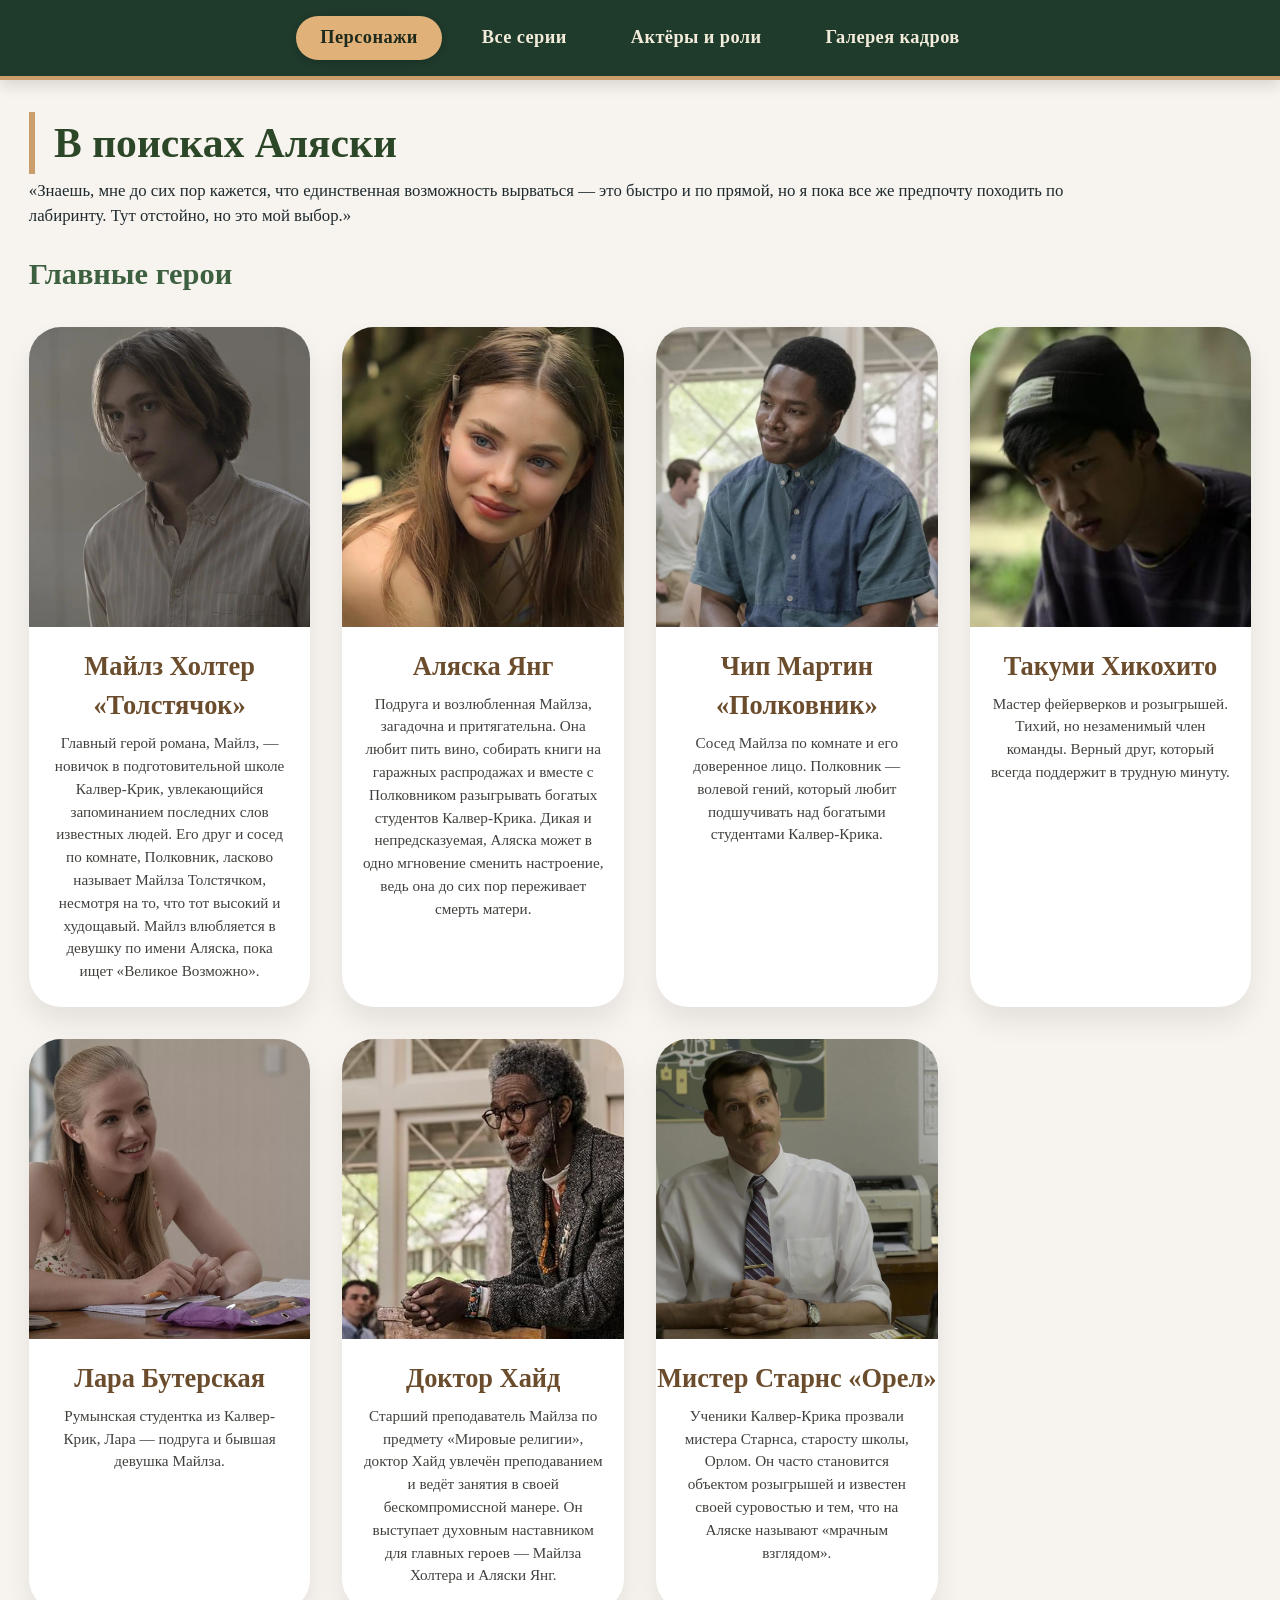
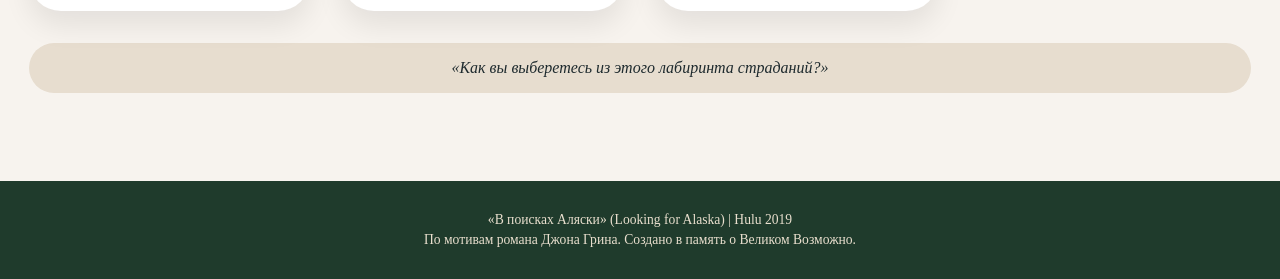
<file: index.html>
<!DOCTYPE html>
<html lang="ru">
<head>
    <meta charset="UTF-8">
    <meta name="viewport" content="width=device-width, initial-scale=1.0, user-scalable=yes">
    <title>В поисках Аляски | Персонажи</title>
    <link rel="stylesheet" href="style.css">
</head>
<body>

<nav class="navbar">
    <a href="index.html" class="nav-btn active">Персонажи</a>
    <a href="episodes.html" class="nav-btn">Все серии</a>
    <a href="cast.html" class="nav-btn">Актёры и роли</a>
    <a href="gallery.html" class="nav-btn">Галерея кадров</a>
</nav>

<div class="page-container">
    <h1>В поисках Аляски</h1>
    <p style="margin-bottom: 1rem; font-size: 1.05rem; max-width: 85%;">«Знаешь, мне до сих пор кажется, что единственная возможность вырваться — это быстро и по прямой, но я пока все же предпочту походить по лабиринту. Тут отстойно, но это мой выбор.»</p>
    <h2>Главные герои</h2>
    <div class="characters-grid">
        <div class="character-card">
            <img class="character-img" src="images/miles.jpg" alt="Майлз Халтер">
            <h3>Майлз Холтер «Толстячок»</h3>
            <div class="character-desc">Главный герой романа, Майлз, — новичок в подготовительной школе Калвер-Крик, увлекающийся запоминанием последних слов известных людей. Его друг и сосед по комнате, Полковник, ласково называет Майлза Толстячком, несмотря на то, что тот высокий и худощавый. Майлз влюбляется в девушку по имени Аляска, пока ищет «Великое Возможно».</div>
        </div>
        <div class="character-card">
            <img class="character-img" src="images/alaska.jpg" alt="Аляска Янг">
            <h3>Аляска Янг</h3>
            <div class="character-desc">Подруга и возлюбленная Майлза, загадочна и притягательна. Она любит пить вино, собирать книги на гаражных распродажах и вместе с Полковником разыгрывать богатых студентов Калвер-Крика. Дикая и непредсказуемая, Аляска может в одно мгновение сменить настроение, ведь она до сих пор переживает смерть матери.</div>
        </div>
        <div class="character-card">
            <img class="character-img" src="images/chip.jpg" alt="Чип Мартин">
            <h3>Чип Мартин «Полковник»</h3>
            <div class="character-desc">Сосед Майлза по комнате и его доверенное лицо. Полковник — волевой гений, который любит подшучивать над богатыми студентами Калвер-Крика.</div>
        </div>
        <div class="character-card">
            <img class="character-img" src="images/takumi.jpg" alt="Такуми">
            <h3>Такуми Хикохито</h3>
            <div class="character-desc">Мастер фейерверков и розыгрышей. Тихий, но незаменимый член команды. Верный друг, который всегда поддержит в трудную минуту.</div>
        </div>
        <div class="character-card">
            <img class="character-img" src="images/lara.jpg" alt="Лара">
            <h3>Лара Бутерская</h3>
            <div class="character-desc">Румынская студентка из Калвер-Крик, Лара — подруга и бывшая девушка Майлза.</div>
        </div>
        <div class="character-card">
            <img class="character-img" src="images/hide.jpg" alt="Хайд">
            <h3>Доктор Хайд</h3>
            <div class="character-desc">Старший преподаватель Майлза по предмету «Мировые религии», доктор Хайд увлечён преподаванием и ведёт занятия в своей бескомпромиссной манере. Он выступает духовным наставником для главных героев — Майлза Холтера и Аляски Янг.</div>
        </div>
        <div class="character-card">
            <img class="character-img" src="images/stasns.jpg" alt="Орел">
            <h3>Мистер Старнс «Орел»</h3>
            <div class="character-desc">Ученики Калвер-Крика прозвали мистера Старнса, старосту школы, Орлом. Он часто становится объектом розыгрышей и известен своей суровостью и тем, что на Аляске называют «мрачным взглядом».</div>
        </div>
    </div>
    <div style="margin-top: 2rem; background: #e7ddcf; border-radius: 48px; padding: 0.8rem 1.4rem; text-align: center; font-style: italic;">
        «Как вы выберетесь из этого лабиринта страданий?»
    </div>
</div>

<footer class="footer">
    <p>«В поисках Аляски» (Looking for Alaska) | Hulu 2019</p>
    <p>По мотивам романа Джона Грина. Создано в память о Великом Возможно.</p>
</footer>

</body>
</html>
</file>
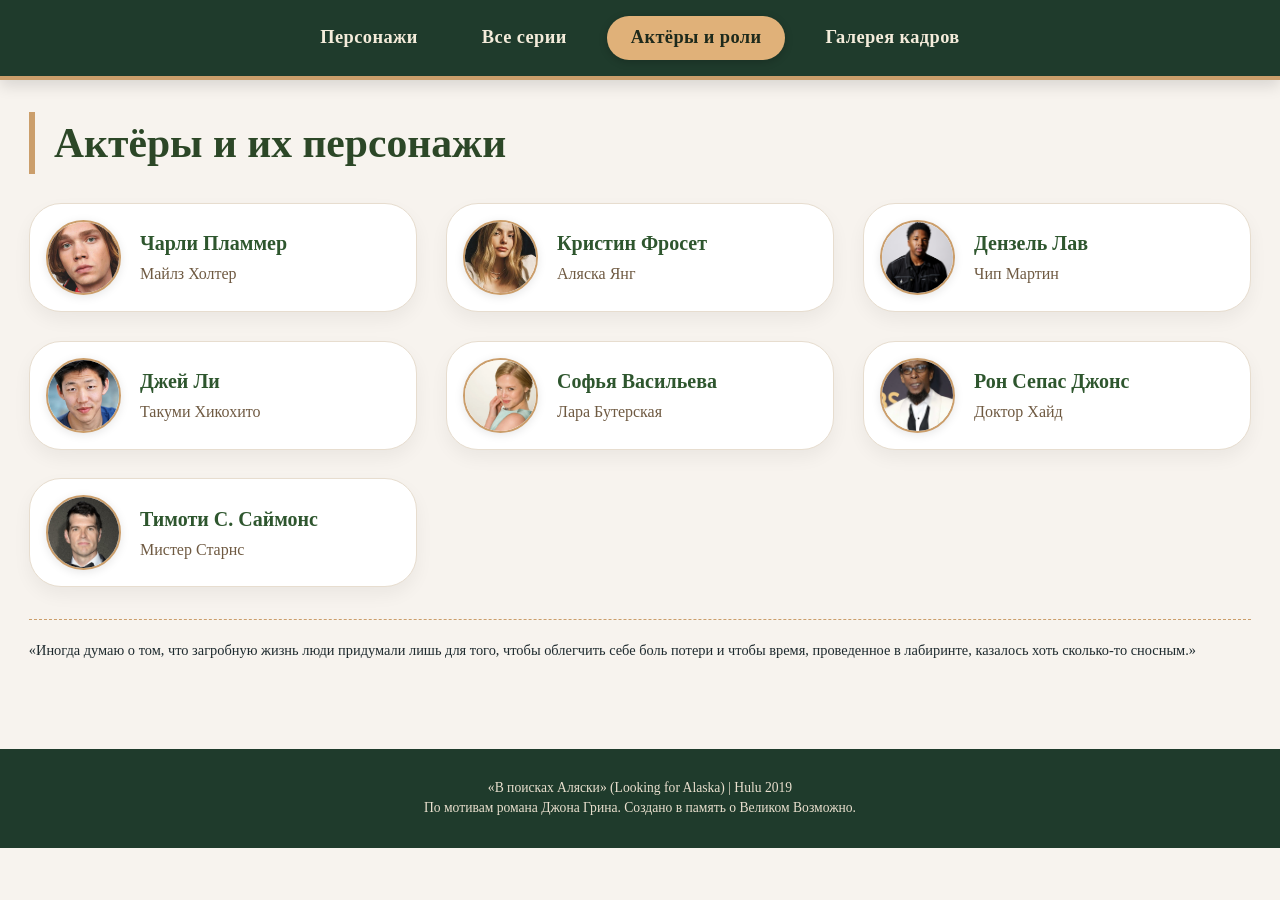
<file: cast.html>
<!DOCTYPE html>
<html lang="ru">
<head>
    <meta charset="UTF-8">
    <meta name="viewport" content="width=device-width, initial-scale=1.0, user-scalable=yes">
    <title>В поисках Аляски | Актёры и роли</title>
    <link rel="stylesheet" href="style.css">
</head>
<body>

<nav class="navbar">
    <a href="index.html" class="nav-btn">Персонажи</a>
    <a href="episodes.html" class="nav-btn">Все серии</a>
    <a href="cast.html" class="nav-btn active">Актёры и роли</a>
    <a href="gallery.html" class="nav-btn">Галерея кадров</a>
</nav>

<div class="page-container">
    <h1>Актёры и их персонажи</h1>
    <div class="cast-grid">
        <div class="cast-card">
            <img class="cast-photo" src="images/charlie.jpg" alt="Чарли Пламмер">
            <div class="cast-info"><strong>Чарли Пламмер</strong><p>Майлз Холтер</p></div>
        </div>
        <div class="cast-card">
            <img class="cast-photo" src="images/kristine.jpg" alt="Кристин Фросет">
            <div class="cast-info"><strong>Кристин Фросет</strong><p>Аляска Янг</p></div>
        </div>
        <div class="cast-card">
            <img class="cast-photo" src="images/denzel.jpg" alt="Дензель Лав">
            <div class="cast-info"><strong>Дензель Лав</strong><p>Чип Мартин</p></div>
        </div>
        <div class="cast-card">
            <img class="cast-photo" src="images/jay.jpg" alt="Джей Ли">
            <div class="cast-info"><strong>Джей Ли</strong><p>Такуми Хикохито</p></div>
        </div>
        <div class="cast-card">
            <img class="cast-photo" src="images/sofia.jpg" alt="Софья Васильева">
            <div class="cast-info"><strong>Софья Васильева</strong><p>Лара Бутерская</p></div>
        </div>
        <div class="cast-card">
            <img class="cast-photo" src="images/ron.jpg" alt="Рон Сепас Джонс">
            <div class="cast-info"><strong>Рон Сепас Джонс</strong><p>Доктор Хайд</p></div>
        </div>
        <div class="cast-card">
            <img class="cast-photo" src="images/timothy.jpg" alt="Тимоти С. Саймонс">
            <div class="cast-info"><strong>Тимоти С. Саймонс</strong><p>Мистер Старнс</p></div>
        </div>
    </div>
    <div style="margin-top: 2rem; border-top: 1px dashed #cb9e6b; padding-top: 1.2rem; font-size: 0.9rem;">
        <p>«Иногда думаю о том, что загробную жизнь люди придумали лишь для того, чтобы облегчить себе боль потери и чтобы время, проведенное в лабиринте, казалось хоть сколько-то сносным.»</p>
    </div>
</div>

<footer class="footer">
    <p>«В поисках Аляски» (Looking for Alaska) | Hulu 2019</p>
    <p>По мотивам романа Джона Грина. Создано в память о Великом Возможно.</p>
</footer>

</body>
</html>
</file>
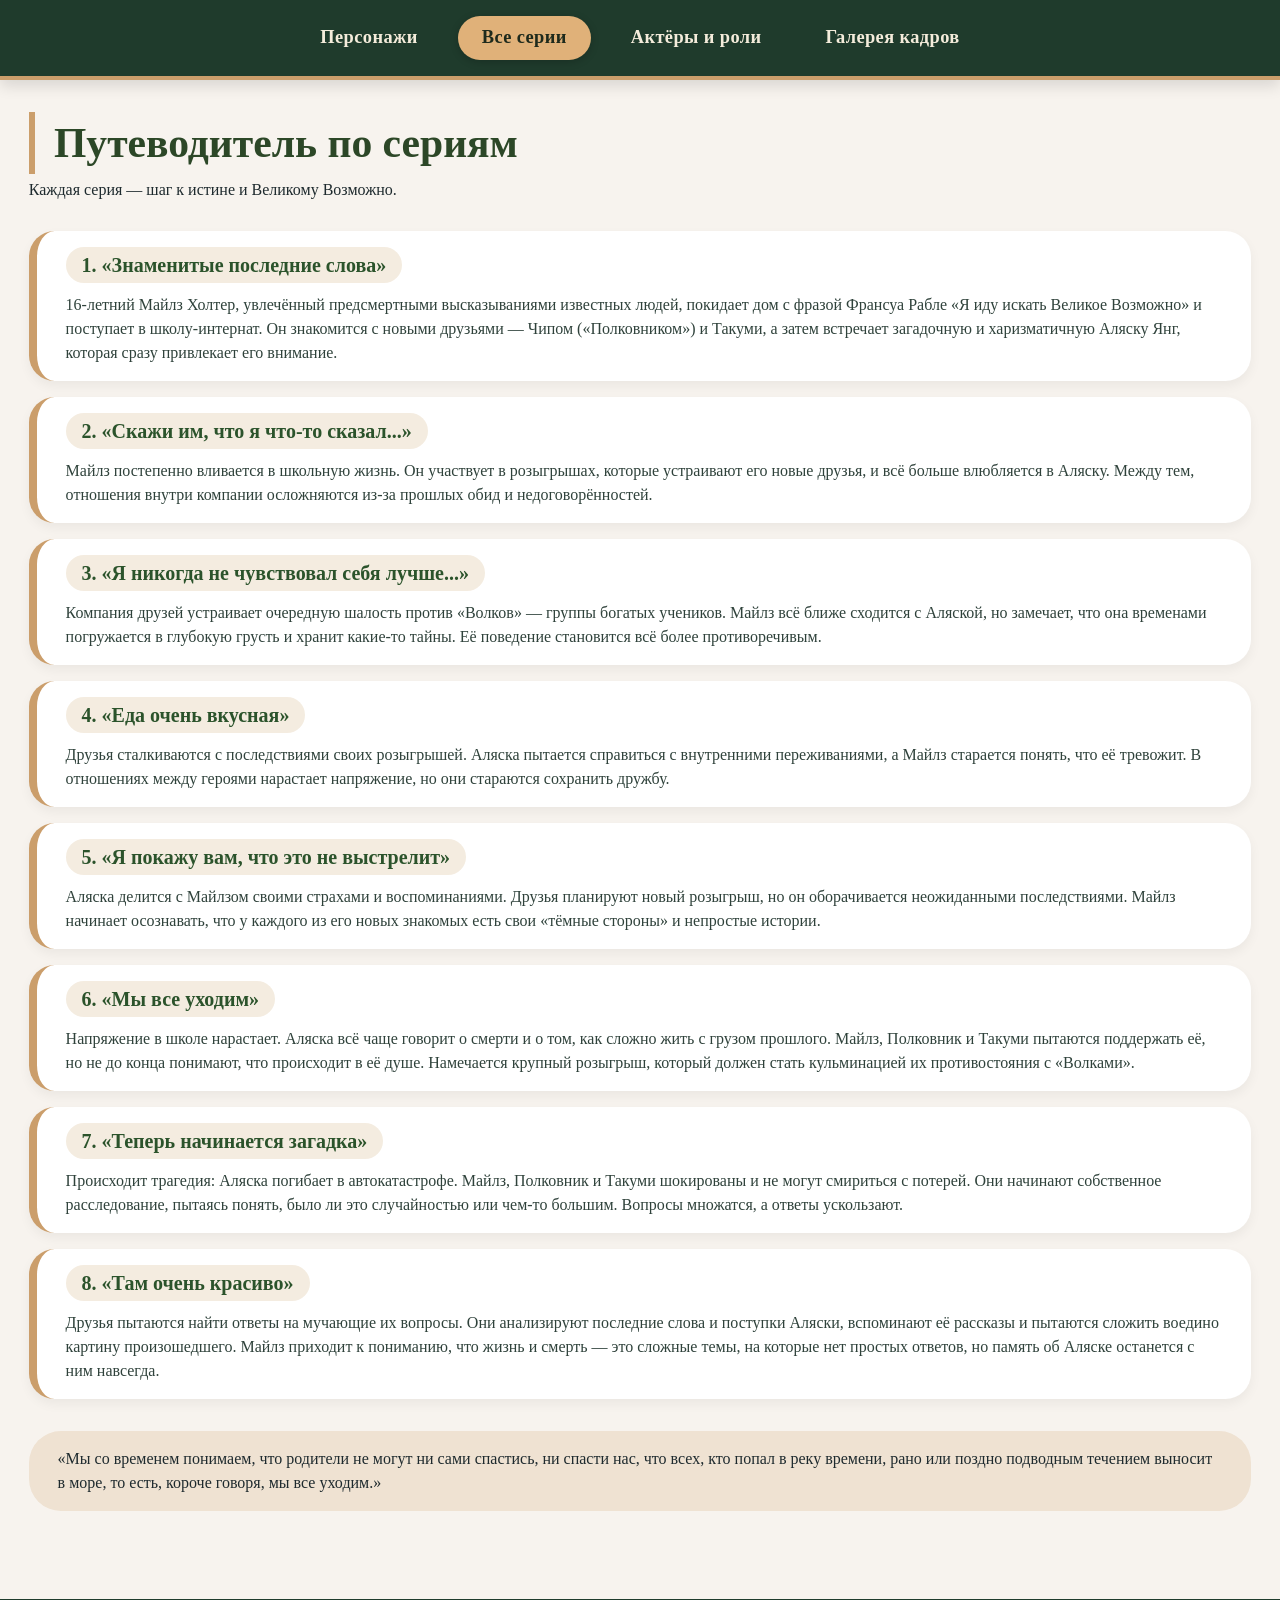
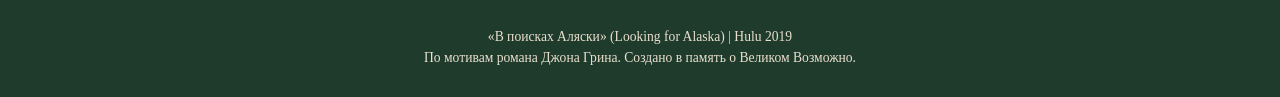
<file: episodes.html>
<!DOCTYPE html>
<html lang="ru">
<head>
    <meta charset="UTF-8">
    <meta name="viewport" content="width=device-width, initial-scale=1.0, user-scalable=yes">
    <title>В поисках Аляски | Все серии</title>
    <link rel="stylesheet" href="style.css">
</head>
<body>

<nav class="navbar">
    <a href="index.html" class="nav-btn">Персонажи</a>
    <a href="episodes.html" class="nav-btn active">Все серии</a>
    <a href="cast.html" class="nav-btn">Актёры и роли</a>
    <a href="gallery.html" class="nav-btn">Галерея кадров</a>
</nav>

<div class="page-container">
    <h1>Путеводитель по сериям</h1>
    <p>Каждая серия — шаг к истине и Великому Возможно.</p>
    <div class="episodes-list">
        <div class="episode-item"><span class="episode-title">1. «Знаменитые последние слова»</span><div class="episode-desc">16‑летний Майлз Холтер, увлечённый предсмертными высказываниями известных людей, покидает дом с фразой Франсуа Рабле «Я иду искать Великое Возможно» и поступает в школу‑интернат. Он знакомится с новыми друзьями — Чипом («Полковником») и Такуми, а затем встречает загадочную и харизматичную Аляску Янг, которая сразу привлекает его внимание.</div></div>
        <div class="episode-item"><span class="episode-title">2. «Скажи им, что я что-то сказал...»</span><div class="episode-desc">Майлз постепенно вливается в школьную жизнь. Он участвует в розыгрышах, которые устраивают его новые друзья, и всё больше влюбляется в Аляску. Между тем, отношения внутри компании осложняются из‑за прошлых обид и недоговорённостей.</div></div>
        <div class="episode-item"><span class="episode-title">3. «Я никогда не чувствовал себя лучше...»</span><div class="episode-desc">Компания друзей устраивает очередную шалость против «Волков» — группы богатых учеников. Майлз всё ближе сходится с Аляской, но замечает, что она временами погружается в глубокую грусть и хранит какие‑то тайны. Её поведение становится всё более противоречивым.</div></div>
        <div class="episode-item"><span class="episode-title">4. «Еда очень вкусная»</span><div class="episode-desc">Друзья сталкиваются с последствиями своих розыгрышей. Аляска пытается справиться с внутренними переживаниями, а Майлз старается понять, что её тревожит. В отношениях между героями нарастает напряжение, но они стараются сохранить дружбу.</div></div>
        <div class="episode-item"><span class="episode-title">5. «Я покажу вам, что это не выстрелит»</span><div class="episode-desc">Аляска делится с Майлзом своими страхами и воспоминаниями. Друзья планируют новый розыгрыш, но он оборачивается неожиданными последствиями. Майлз начинает осознавать, что у каждого из его новых знакомых есть свои «тёмные стороны» и непростые истории.</div></div>
        <div class="episode-item"><span class="episode-title">6. «Мы все уходим»</span><div class="episode-desc">Напряжение в школе нарастает. Аляска всё чаще говорит о смерти и о том, как сложно жить с грузом прошлого. Майлз, Полковник и Такуми пытаются поддержать её, но не до конца понимают, что происходит в её душе. Намечается крупный розыгрыш, который должен стать кульминацией их противостояния с «Волками».</div></div>
        <div class="episode-item"><span class="episode-title">7. «Теперь начинается загадка»</span><div class="episode-desc">Происходит трагедия: Аляска погибает в автокатастрофе. Майлз, Полковник и Такуми шокированы и не могут смириться с потерей. Они начинают собственное расследование, пытаясь понять, было ли это случайностью или чем‑то большим. Вопросы множатся, а ответы ускользают.</div></div>
        <div class="episode-item"><span class="episode-title">8. «Там очень красиво»</span><div class="episode-desc">Друзья пытаются найти ответы на мучающие их вопросы. Они анализируют последние слова и поступки Аляски, вспоминают её рассказы и пытаются сложить воедино картину произошедшего. Майлз приходит к пониманию, что жизнь и смерть — это сложные темы, на которые нет простых ответов, но память об Аляске останется с ним навсегда.</div></div>
    </div>
    <div style="margin-top: 2rem; background: #efe2d2; border-radius: 2rem; padding: 1rem 1.8rem;">
        <p>«Мы со временем понимаем, что родители не могут ни сами спастись, ни спасти нас, что всех, кто попал в реку времени, рано или поздно подводным течением выносит в море, то есть, короче говоря, мы все уходим.»</p>
    </div>
</div>

<footer class="footer">
    <p>«В поисках Аляски» (Looking for Alaska) | Hulu 2019</p>
    <p>По мотивам романа Джона Грина. Создано в память о Великом Возможно.</p>
</footer>

</body>
</html>
</file>
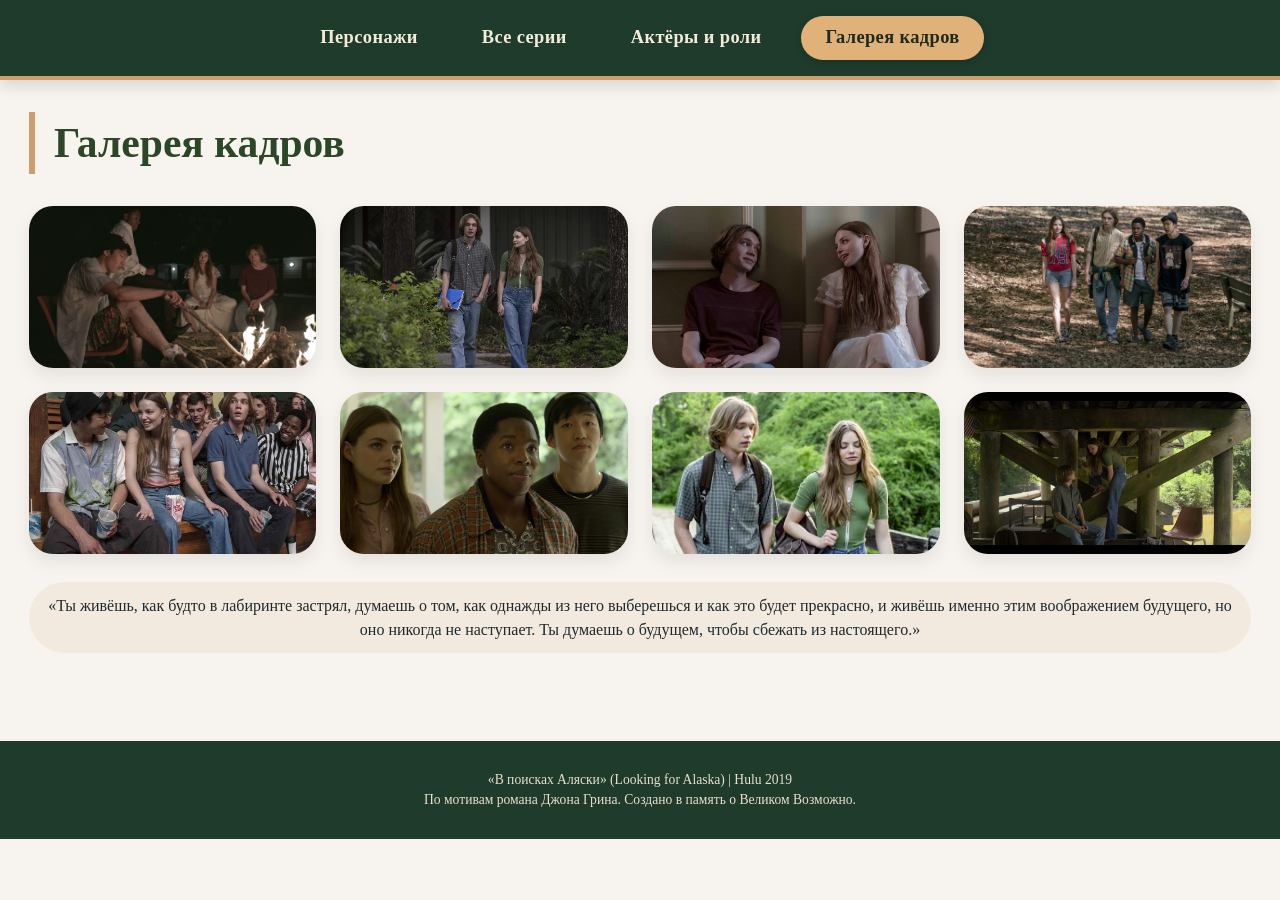
<file: gallery.html>
<!DOCTYPE html>
<html lang="ru">
<head>
    <meta charset="UTF-8">
    <meta name="viewport" content="width=device-width, initial-scale=1.0, user-scalable=yes">
    <title>В поисках Аляски | Галерея кадров</title>
    <link rel="stylesheet" href="style.css">
</head>
<body>

<nav class="navbar">
    <a href="index.html" class="nav-btn">Персонажи</a>
    <a href="episodes.html" class="nav-btn">Все серии</a>
    <a href="cast.html" class="nav-btn">Актёры и роли</a>
    <a href="gallery.html" class="nav-btn active">Галерея кадров</a>
</nav>

<div class="page-container">
    <h1>Галерея кадров</h1>
    <div class="gallery-grid">
        <div class="gallery-item">
            <img class="gallery-img" src="images/gallery1.jpg" alt="Кадр 1">
        </div>
        <div class="gallery-item">
            <img class="gallery-img" src="images/gallery2.jpg" alt="Кадр 2">
        </div>
        <div class="gallery-item">
            <img class="gallery-img" src="images/gallery3.jpg" alt="Кадр 3">
        </div>
        <div class="gallery-item">
            <img class="gallery-img" src="images/gallery4.jpg" alt="Кадр 4">
        </div>
        <div class="gallery-item">
            <img class="gallery-img" src="images/gallery5.jpg" alt="Кадр 5">
        </div>
        <div class="gallery-item">
            <img class="gallery-img" src="images/gallery6.jpg" alt="Кадр 6">
        </div>
        <div class="gallery-item">
            <img class="gallery-img" src="images/gallery7.jpg" alt="Кадр 7">
        </div>
        <div class="gallery-item">
            <img class="gallery-img" src="images/gallery8.jpg" alt="Кадр 8">
        </div>
    </div>
    <p style="margin-top: 1.8rem; text-align: center; background: #f3eadf; border-radius: 50px; padding: 0.7rem;">«Ты живёшь, как будто в лабиринте застрял, думаешь о том, как однажды из него выберешься и как это будет прекрасно, и живёшь именно этим воображением будущего, но оно никогда не наступает. Ты думаешь о будущем, чтобы сбежать из настоящего.»</p>
</div>

<footer class="footer">
    <p>«В поисках Аляски» (Looking for Alaska) | Hulu 2019</p>
    <p>По мотивам романа Джона Грина. Создано в память о Великом Возможно.</p>
</footer>

</body>
</html>
</file>
<file: style.css>
* {
    margin: 0;
    padding: 0;
    box-sizing: border-box;
}

body {
    font-family: 'Segoe UI', 'Roboto', 'Merriweather', serif;
    background: #f7f3ee;
    color: #1e2a2e;
    line-height: 1.5;
}

.navbar {
    background: #1f3b2c;
    padding: 1rem 2rem;
    display: flex;
    flex-wrap: wrap;
    justify-content: center;
    gap: 1rem;
    border-bottom: 4px solid #cb9e6b;
    position: sticky;
    top: 0;
    z-index: 200;
    backdrop-filter: blur(2px);
    box-shadow: 0 6px 14px rgba(0,0,0,0.12);
}

.nav-btn {
    background: none;
    border: none;
    font-size: 1.15rem;
    font-weight: 600;
    color: #f4ecdb;
    padding: 0.5rem 1.5rem;
    cursor: pointer;
    transition: all 0.2s ease;
    border-radius: 40px;
    font-family: inherit;
    letter-spacing: 0.4px;
    text-decoration: none;
    display: inline-block;
}

.nav-btn:hover {
    background: #cb9e6b;
    color: #1f2e22;
    transform: translateY(-2px);
}

.nav-btn.active {
    background: #e0b179;
    color: #1e2a1c;
    box-shadow: 0 2px 8px rgba(0,0,0,0.2);
}

.page-container {
    max-width: 1300px;
    margin: 0 auto;
    padding: 2rem 1.8rem 3rem;
}

h1 {
    font-size: 2.6rem;
    margin-bottom: 0.25rem;
    color: #2c4727;
    border-left: 6px solid #cb9e6b;
    padding-left: 1.2rem;
    font-weight: 700;
}

h2 {
    font-size: 1.9rem;
    margin: 1.5rem 0 1rem;
    color: #3c6040;
    font-weight: 600;
}

h3 {
    font-size: 1.45rem;
    margin: 0.7rem 0 0.4rem;
    color: #6b4c2c;
}

.characters-grid {
    display: grid;
    grid-template-columns: repeat(auto-fill, minmax(270px, 1fr));
    gap: 2rem;
    margin-top: 1.8rem;
}

.character-card {
    background: white;
    border-radius: 32px;
    overflow: hidden;
    box-shadow: 0 15px 28px rgba(0,0,0,0.08);
    transition: transform 0.25s, box-shadow 0.2s;
    text-align: center;
}

.character-card:hover {
    transform: translateY(-6px);
    box-shadow: 0 22px 34px rgba(0,0,0,0.12);
}

.character-img {
    width: 100%;
    height: 300px;
    object-fit: cover;
    background: #cfc2ae;
}

.character-card h3 {
    font-size: 1.65rem;
    margin-top: 0.8rem;
}

.character-desc {
    padding: 0 1.2rem 1.5rem;
    font-size: 0.95rem;
    color: #3f423c;
}

.episodes-list {
    display: flex;
    flex-direction: column;
    gap: 1rem;
    margin-top: 1.8rem;
}

.episode-item {
    background: white;
    border-radius: 1.6rem;
    padding: 1rem 1.8rem;
    box-shadow: 0 5px 12px rgba(0,0,0,0.05);
    border-left: 8px solid #cb9e6b;
    transition: 0.1s;
}

.episode-title {
    font-weight: 800;
    font-size: 1.25rem;
    color: #2b532b;
    background: #f4ece0;
    display: inline-block;
    padding: 0.2rem 1rem;
    border-radius: 40px;
    margin-bottom: 0.6rem;
}

.episode-desc {
    color: #2f423b;
}

.cast-grid {
    display: grid;
    grid-template-columns: repeat(auto-fill, minmax(290px, 1fr));
    gap: 1.8rem;
    margin-top: 1.8rem;
}

.cast-card {
    background: #ffffffd9;
    background: white;
    border-radius: 2rem;
    padding: 1rem;
    display: flex;
    align-items: center;
    gap: 1.2rem;
    box-shadow: 0 8px 18px rgba(0,0,0,0.05);
    transition: 0.2s;
    border: 1px solid #e7ddcf;
}

.cast-card:hover {
    transform: scale(1.01);
    background: #fffbf5;
    box-shadow: 0 14px 22px rgba(0,0,0,0.1);
}

.cast-photo {
    width: 75px;
    height: 75px;
    border-radius: 100px;
    object-fit: cover;
    background: #cbbfaa;
    box-shadow: 0 2px 10px rgba(0,0,0,0.1);
    border: 2px solid #cb9e6b;
}

.cast-info strong {
    font-size: 1.25rem;
    color: #2e562e;
    display: block;
}

.cast-info p {
    color: #6f5a42;
    font-weight: 500;
    margin-top: 4px;
}

.gallery-grid {
    display: grid;
    grid-template-columns: repeat(auto-fill, minmax(250px, 1fr));
    gap: 1.5rem;
    margin-top: 2rem;
}

.gallery-item {
    background: #fef7ed;
    border-radius: 1.5rem;
    overflow: hidden;
    box-shadow: 0 8px 18px rgba(0,0,0,0.08);
    transition: all 0.2s;
}

.gallery-img {
    width: 100%;
    aspect-ratio: 16 / 9;
    object-fit: cover;
    display: block;
    transition: transform 0.3s ease;
}

.gallery-item:hover .gallery-img {
    transform: scale(1.02);
}

.caption {
    padding: 0.5rem 0.8rem 0.9rem;
    font-size: 0.85rem;
    text-align: center;
    color: #5a4a32;
    font-weight: 500;
    background: #fff7ed;
}

.footer {
    text-align: center;
    padding: 1.8rem;
    background: #1f3b2c;
    color: #e9dfce;
    margin-top: 2.5rem;
    font-size: 0.85rem;
}

@media (max-width: 700px) {
    .navbar { gap: 0.5rem; padding: 0.8rem 1rem;}
    .nav-btn { padding: 0.3rem 0.8rem; font-size: 0.9rem;}
    h1 { font-size: 1.9rem; }
    .cast-card { padding: 0.8rem; gap: 0.8rem;}
}
</file>
